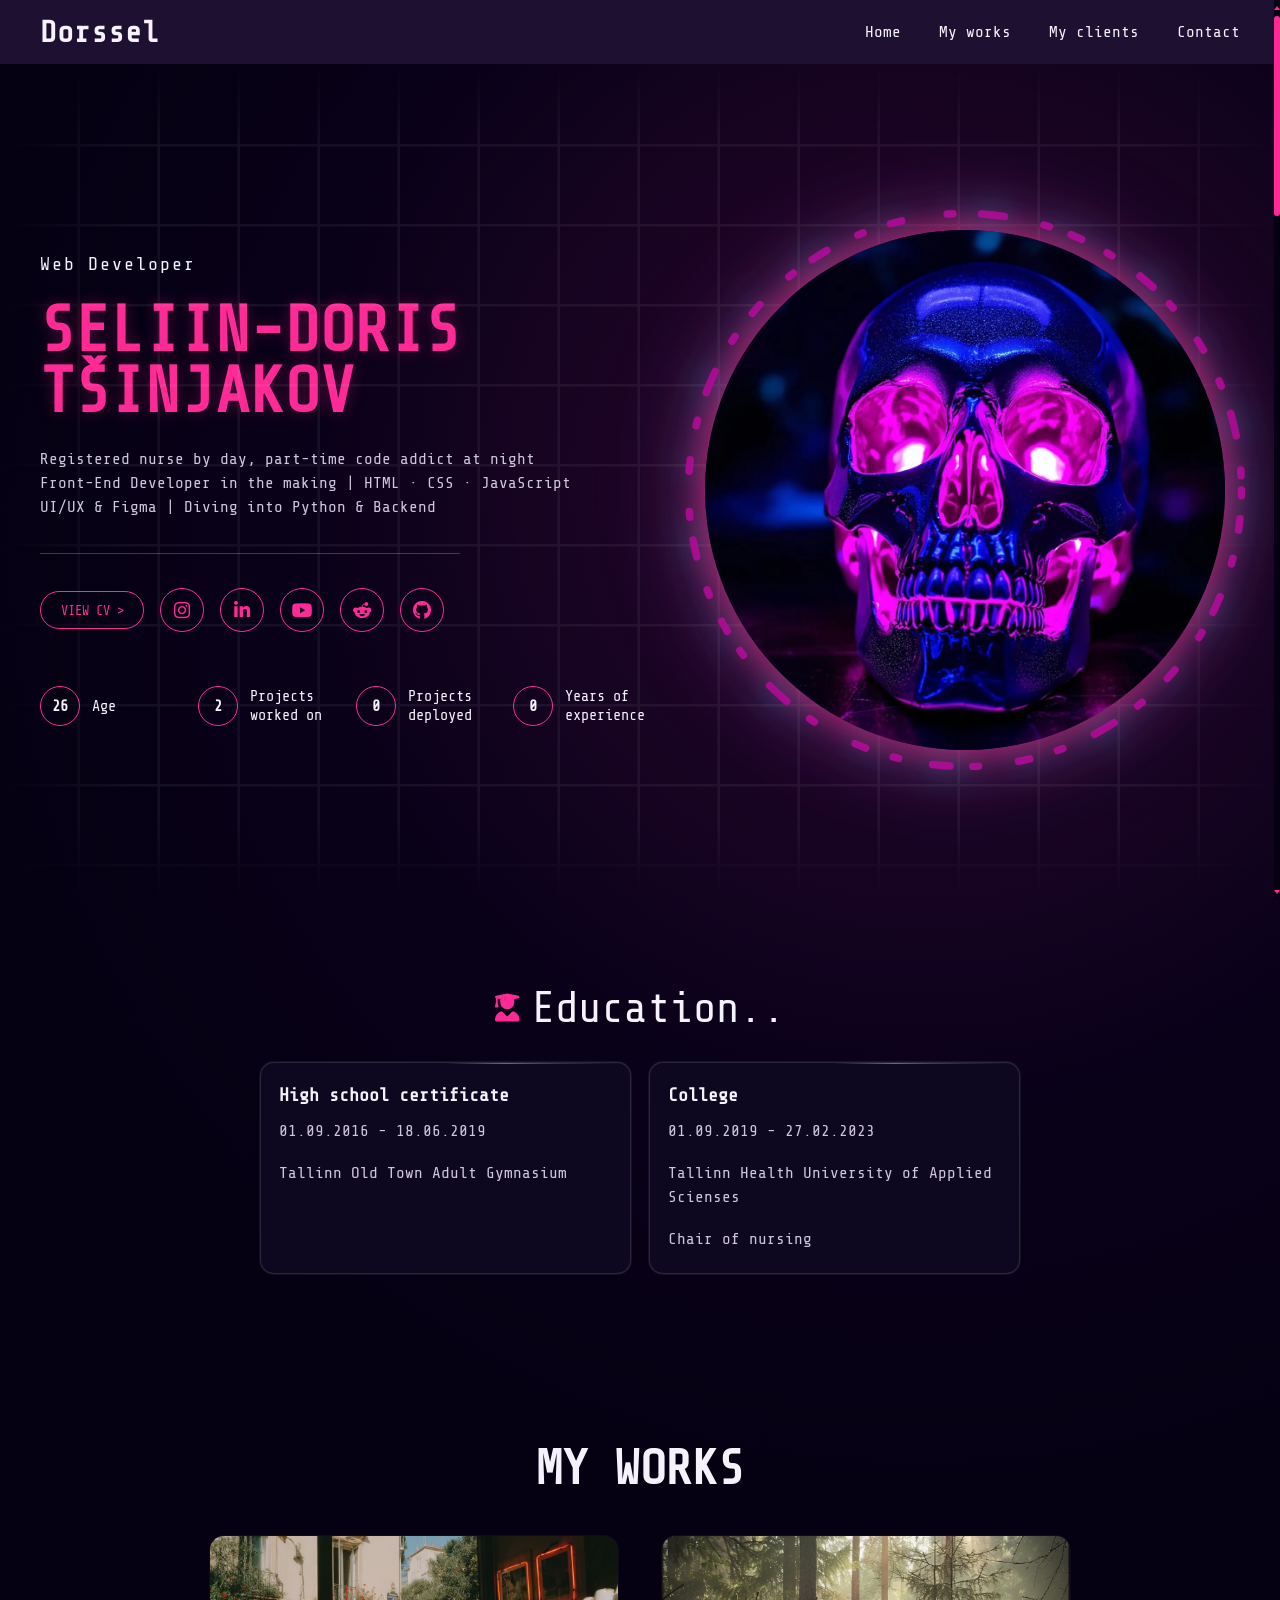
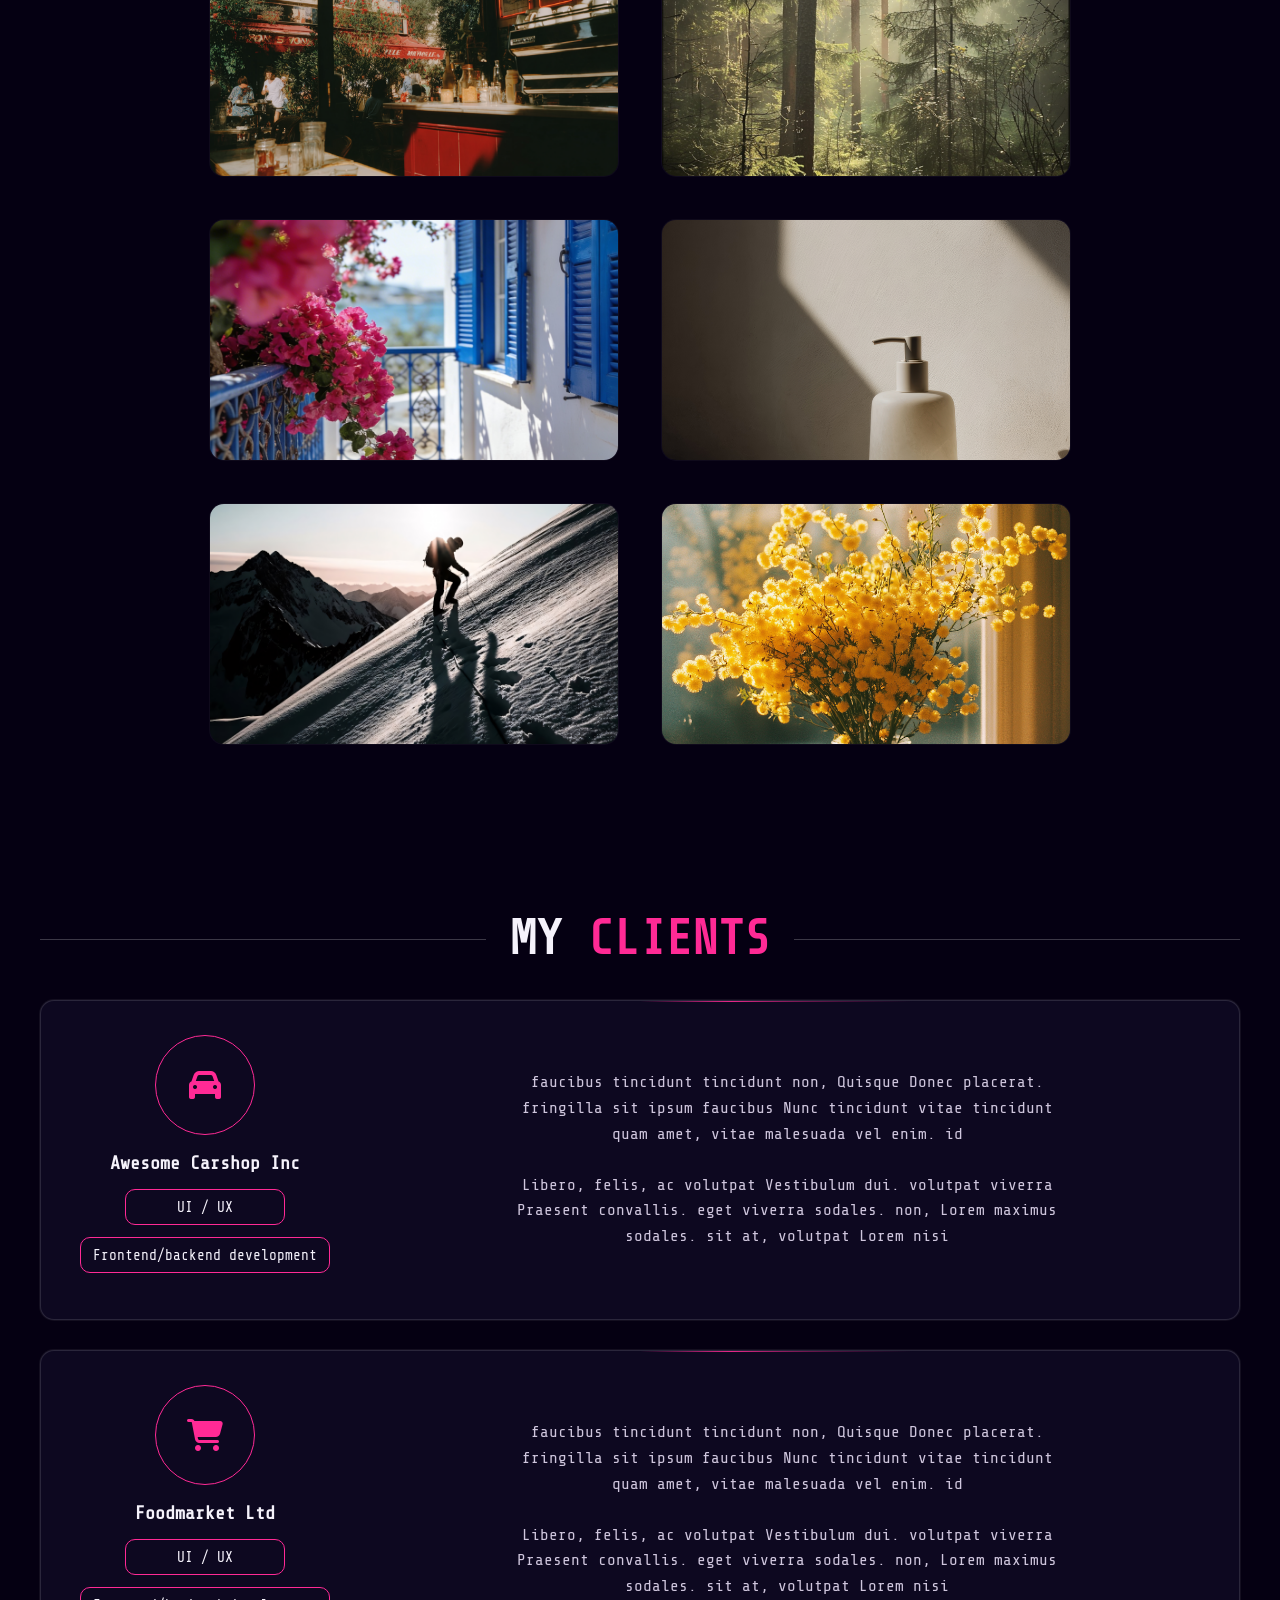
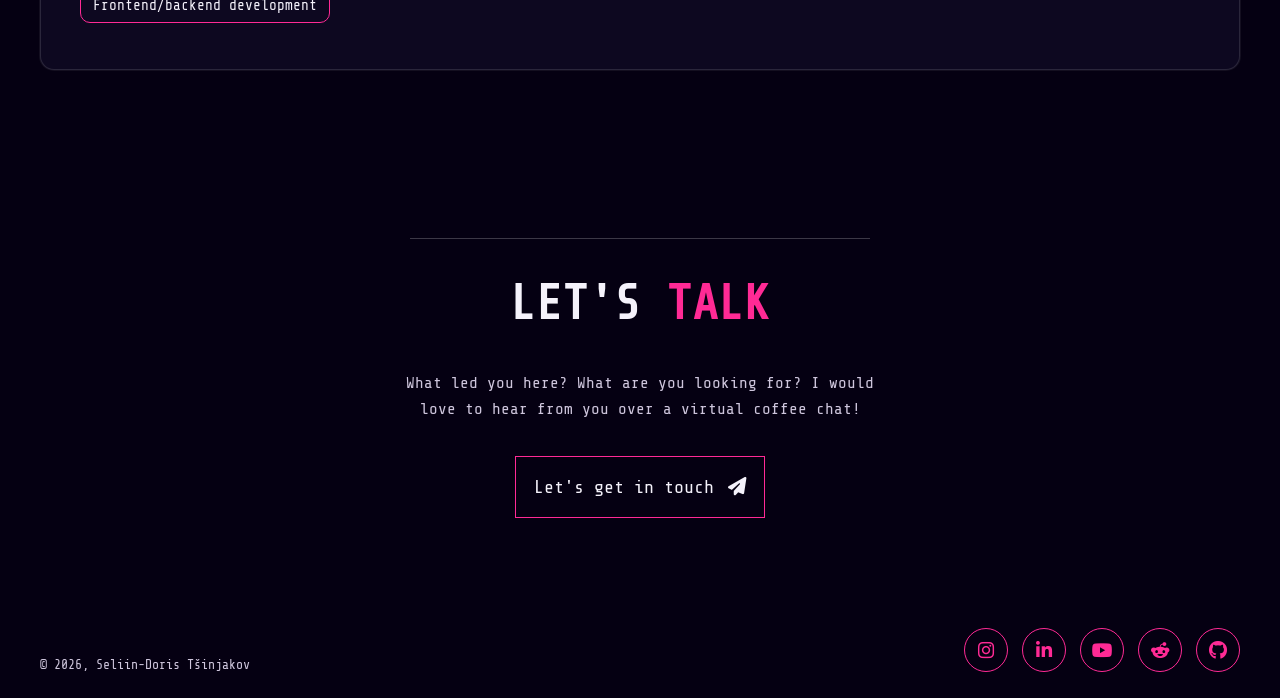
<file: index.html>
<!DOCTYPE html>
<html lang="en">
<head>
  <meta charset="UTF-8" />
  <meta name="viewport" content="width=device-width, initial-scale=1.0" />
  <title>Dorssel Portfolio</title>

  <link rel="preconnect" href="https://fonts.googleapis.com">
  <link rel="preconnect" href="https://fonts.gstatic.com" crossorigin>
  <link href="https://fonts.googleapis.com/css2?family=Share+Tech+Mono&display=swap" rel="stylesheet">
  <link rel="stylesheet" href="https://cdnjs.cloudflare.com/ajax/libs/font-awesome/6.4.0/css/all.min.css">
  <link rel="stylesheet" href="css/style.css">
    <link rel="stylesheet" href="css/style.css">
  <link rel="icon" href="favicon.ico" type="image/x-icon">
</head>

<div class="custom-scrollbar" id="customScrollbar">
  <button class="custom-scrollbar-btn" id="scrollUp">
    <svg viewBox="0 0 6 6"><path d="M3 1L6 5H0Z"/></svg>
  </button>
  <div class="custom-scrollbar-track" id="scrollTrack">
    <div class="custom-scrollbar-thumb" id="scrollThumb"></div>
  </div>
  <button class="custom-scrollbar-btn" id="scrollDown">
    <svg viewBox="0 0 6 6"><path d="M3 5L0 1H6Z"/></svg>
  </button>
</div>

<body>
  <header class="navbar">
  <div class="container navbar-inner">
    <a href="#home" class="logo">Dorssel</a>

    <ul class="nav-links">
      <li><a href="#home">Home</a></li>
      <li><a href="#works">My works</a></li>
      <li><a href="#clients">My clients</a></li>
      <li><a href="contact.html">Contact</a></li>
    </ul>

    <button class="hamburger" id="hamburger" aria-label="Menu">
  <span></span>
  <span></span>
  <span></span>
  <span></span>
</button>
  </div>
</header>

<div class="mobile-menu" id="mobileMenu">
  <button class="mobile-menu-close" id="mobileMenuClose">
    <i class="fa-solid fa-xmark"></i>
  </button>
  <ul class="mobile-nav-links">
    <li><a href="#home">Home</a></li>
    <li><a href="#works">My works</a></li>
    <li><a href="#clients">My clients</a></li>
    <li><a href="contact.html">Contact</a></li>
  </ul>
</div>

<div class="mobile-overlay" id="mobileOverlay"></div>

  <main>
    <section class="container hero" id="home">
      <div class="hero-left">
        <p class="eyebrow">Web Developer</p>
        <h1>SELIIN-DORIS<br>TŠINJAKOV</h1>

        <p class="description">
          Registered nurse by day, part-time code addict at night<br>
          Front-End Developer in the making | HTML · CSS · JavaScript<br>
          UI/UX & Figma | Diving into Python & Backend
        </p>

        <div class="divider"></div>

        <div class="social-row">
  <a href="cv.pdf" target="_blank" class="cv-btn">VIEW CV ></a>

  <div class="social-icons">
    <a href="https://www.instagram.com/sdoriiis/" class="social-icon" target="_blank" rel="noopener noreferrer" aria-label="Instagram">
      <i class="fa-brands fa-instagram"></i>
    </a>
    <a href="https://www.linkedin.com/in/seliin-doris-t%C5%A1injakov-66376237a/" class="social-icon" target="_blank" rel="noopener noreferrer" aria-label="LinkedIn">
      <i class="fa-brands fa-linkedin-in"></i>
    </a>
    <a href="https://www.youtube.com/@Dor_Sel" class="social-icon" target="_blank" rel="noopener noreferrer" aria-label="YouTube">
      <i class="fa-brands fa-youtube"></i>
    </a>
    <a href="https://www.reddit.com/user/Interesting_Rate_161/" class="social-icon" target="_blank" rel="noopener noreferrer" aria-label="Reddit">
      <i class="fa-brands fa-reddit-alien"></i>
    </a>
    <a href="https://github.com/Seliin-Doris" class="social-icon" target="_blank" rel="noopener noreferrer" aria-label="GitHub">
      <i class="fa-brands fa-github"></i>
    </a>
  </div>
</div>

        <div class="stats">
          <div class="stat">
            <div class="stat-icon">26</div>
            <div class="stat-text">Age</div>
          </div>

          <div class="stat">
            <div class="stat-icon">2</div>
            <div class="stat-text">Projects<br>worked on</div>
          </div>

          <div class="stat">
            <div class="stat-icon">0</div>
            <div class="stat-text">Projects<br>deployed</div>
          </div>

          <div class="stat">
            <div class="stat-icon">0</div>
            <div class="stat-text">Years of<br>experience</div>
          </div>
        </div>
      </div>

      <div class="hero-right">
        <div class="image-wrap">
          <svg class="orbit-svg orbit-svg-1" viewBox="0 0 100 100" aria-hidden="true">
            <circle class="orbit-stroke orbit-stroke-1" cx="50" cy="50" r="48"></circle>
          </svg>

          <svg class="orbit-svg orbit-svg-2" viewBox="0 0 100 100" aria-hidden="true">
            <circle class="orbit-stroke orbit-stroke-2" cx="50" cy="50" r="43"></circle>
          </svg>

          <img class="profile-image" src="5.webp" alt="Profile image">
        </div>
      </div>
    </section>

    <section class="section" id="education">
      <div class="container">
        <div class="education-title">
          <i class="fa-solid fa-user-graduate"></i>
          <span>Education</span>
        </div>

        <div class="education-grid">
          <article class="education-card">
            <h3>High school certificate</h3>
            <p>01.09.2016 - 18.06.2019</p>
            <br>
            <p>Tallinn Old Town Adult Gymnasium</p>
          </article>

          <article class="education-card">
            <h3>College</h3>
            <p>01.09.2019 - 27.02.2023</p>
            <br>
            <p>Tallinn Health University of Applied Scienses</p>
            <br>
            <p>Chair of nursing</p>
          </article>
        </div>
      </div>
    </section>

    <section class="section" id="works">
      <div class="container">
        <h2 class="section-title">MY WORKS</h2>

        <div class="works-carousel" id="worksCarousel">
  <div class="works-stack" id="worksStack">
    <div class="work-card" style="--i:0"><img src="work1.png" alt="Work 1"></div>
<div class="work-card" style="--i:1"><img src="work2.png" alt="Work 2"></div>
<div class="work-card" style="--i:2"><img src="work3.png" alt="Work 3"></div>
<div class="work-card" style="--i:3"><img src="work4.png" alt="Work 4"></div>
<div class="work-card" style="--i:4"><img src="work5.png" alt="Work 5"></div>
<div class="work-card" style="--i:5"><img src="work6.png" alt="Work 6"></div>
  </div>
</div>
    </section>

    <section class="section" id="clients">
      <div class="container">
        <div class="lined-heading">
          <h2>MY <span class="pink">CLIENTS</span></h2>
        </div>

        <div class="clients-list">
          <article class="client-card">
            <div class="client-left">
              <div class="client-icon"><i class="fa-solid fa-car"></i></div>
              <h3 class="client-name">Awesome Carshop Inc</h3>
              <div class="pill">UI / UX</div>
              <div class="pill">Frontend/backend development</div>
            </div>

            <div class="client-text">
              <p>
                faucibus tincidunt tincidunt non, Quisque Donec placerat. fringilla sit ipsum faucibus
                Nunc tincidunt vitae tincidunt quam amet, vitae malesuada vel enim. id
              </p>
              <br>
              <p>
                Libero, felis, ac volutpat Vestibulum dui. volutpat viverra Praesent convallis.
                eget viverra sodales. non, Lorem maximus sodales. sit at, volutpat Lorem nisi
              </p>
            </div>
          </article>

          <article class="client-card">
            <div class="client-left">
              <div class="client-icon"><i class="fa-solid fa-cart-shopping"></i></div>
              <h3 class="client-name">Foodmarket Ltd</h3>
              <div class="pill">UI / UX</div>
              <div class="pill">Frontend/backend development</div>
            </div>

            <div class="client-text">
              <p>
                faucibus tincidunt tincidunt non, Quisque Donec placerat. fringilla sit ipsum faucibus
                Nunc tincidunt vitae tincidunt quam amet, vitae malesuada vel enim. id
              </p>
              <br>
              <p>
                Libero, felis, ac volutpat Vestibulum dui. volutpat viverra Praesent convallis.
                eget viverra sodales. non, Lorem maximus sodales. sit at, volutpat Lorem nisi
              </p>
            </div>
          </article>
        </div>
      </div>
    </section>

    <section class="section" id="contact-preview">
      <div class="container talk-wrap">
        <div class="talk-line"></div>
        <h2 class="section-title"><span class="glow-text">LET'S <span class="pink">TALK</span></span></h2>
        <p>
          What led you here? What are you looking for? I would love to hear from you over a virtual coffee chat!
        </p>

        <a href="contact.html" class="contact-btn">
          <span>Let's get in touch</span>
          <i class="fa-solid fa-paper-plane"></i>
        </a>
      </div>
    </section>
  </main>

  <footer class="footer">
  <div class="container footer-inner">
    <p class="copyright">© 2026, Seliin-Doris Tšinjakov</p>

    <div class="footer-right">
      <p class="find-me">Find me on</p>
      <div class="footer-socials">
        <a href="https://www.instagram.com/sdoriiis/" class="social-icon" target="_blank" rel="noopener noreferrer" aria-label="Instagram">
          <i class="fa-brands fa-instagram"></i>
        </a>

        <a href="https://www.linkedin.com/in/seliin-doris-t%C5%A1injakov-66376237a/" class="social-icon" target="_blank" rel="noopener noreferrer" aria-label="LinkedIn">
          <i class="fa-brands fa-linkedin-in"></i>
        </a>

        <a href="https://www.youtube.com/@Dor_Sel" class="social-icon" target="_blank" rel="noopener noreferrer" aria-label="YouTube">
          <i class="fa-brands fa-youtube"></i>
        </a>

        <a href="https://www.reddit.com/user/Interesting_Rate_161/" class="social-icon" target="_blank" rel="noopener noreferrer" aria-label="Reddit">
          <i class="fa-brands fa-reddit-alien"></i>
        </a>

        <a href="https://github.com/Seliin-Doris" class="social-icon" target="_blank" rel="noopener noreferrer" aria-label="GitHub">
          <i class="fa-brands fa-github"></i>
        </a>
      </div>
    </div>
  </div>
</footer>

  <script src="js/app.js"></script>
</body>
</html>
</file>
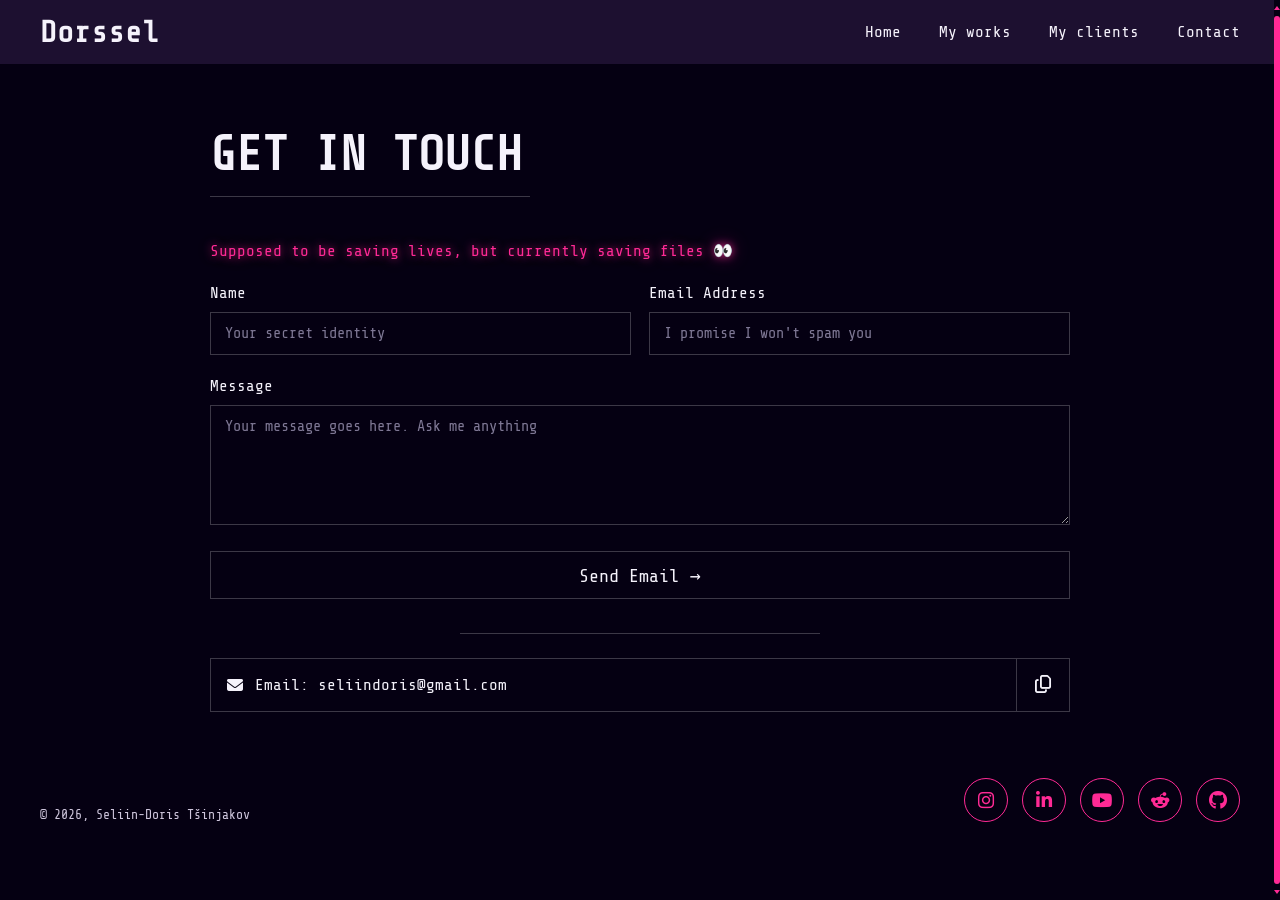
<file: contact.html>
<!DOCTYPE html>
<html lang="en">
<head>
  <meta charset="UTF-8" />
  <meta name="viewport" content="width=device-width, initial-scale=1.0" />
  <title>Contact | Dorssel</title>

  <link rel="preconnect" href="https://fonts.googleapis.com">
  <link rel="preconnect" href="https://fonts.gstatic.com" crossorigin>
  <link href="https://fonts.googleapis.com/css2?family=Share+Tech+Mono&display=swap" rel="stylesheet">
  <link rel="stylesheet" href="https://cdnjs.cloudflare.com/ajax/libs/font-awesome/6.4.0/css/all.min.css">
  <link rel="stylesheet" href="css/style.css">
  <link rel="icon" href="favicon.ico" type="image/x-icon">
</head>

<div class="custom-scrollbar" id="customScrollbar">
  <button class="custom-scrollbar-btn" id="scrollUp">
    <svg viewBox="0 0 6 6"><path d="M3 1L6 5H0Z"/></svg>
  </button>
  <div class="custom-scrollbar-track" id="scrollTrack">
    <div class="custom-scrollbar-thumb" id="scrollThumb"></div>
  </div>
  <button class="custom-scrollbar-btn" id="scrollDown">
    <svg viewBox="0 0 6 6"><path d="M3 5L0 1H6Z"/></svg>
  </button>
</div>

<body class="contact">
  <header class="navbar">
  <div class="container navbar-inner">
    <a href="index.html#home" class="logo">Dorssel</a>

    <ul class="nav-links">
      <li><a href="index.html#home">Home</a></li>
      <li><a href="index.html#works">My works</a></li>
      <li><a href="index.html#clients">My clients</a></li>
      <li><a href="contact.html">Contact</a></li>
    </ul>

    <button class="hamburger" id="hamburger" aria-label="Menu">
  <span></span>
  <span></span>
  <span></span>
  <span></span>
</button>
  </div>
</header>

<div class="mobile-menu" id="mobileMenu">
  <button class="mobile-menu-close" id="mobileMenuClose">
    <i class="fa-solid fa-xmark"></i>
  </button>
  <ul class="mobile-nav-links">
    <li><a href="index.html#home">Home</a></li>
    <li><a href="index.html#works">My works</a></li>
    <li><a href="index.html#clients">My clients</a></li>
    <li><a href="contact.html">Contact</a></li>
  </ul>
</div>

<div class="mobile-overlay" id="mobileOverlay"></div>

  <main class="contact-page">
    <div class="container contact-wrap">
      <h2 class="contact-heading">GET IN TOUCH</h2>
<div class="form-line"></div>
<p class="contact-tagline">Supposed to be saving lives, but currently saving files 👀</p>

      <form class="contact-form">
        <div class="form-row">
          <div class="field">
            <label for="name">Name</label>
            <input id="name" type="text" placeholder="Your secret identity">
          </div>

          <div class="field">
            <label for="email">Email Address</label>
            <input id="email" type="email" placeholder="I promise I won't spam you">
          </div>
        </div>

        <div class="field">
          <label for="message">Message</label>
          <textarea id="message" placeholder="Your message goes here. Ask me anything"></textarea>
        </div>

        <button type="submit" class="submit-btn">Send Email →</button>
      </form>

      <div class="email-divider"></div>

      <div class="email-row">
        <div class="email-box">
          <i class="fa-solid fa-envelope" style="margin-right: 12px;"></i>
          Email: seliindoris@gmail.com
        </div>
        <button class="copy-btn" id="copyEmailBtn" type="button">
          <i class="fa-regular fa-copy"></i>
        </button>
      </div>
    </div>
  </main>

  <footer class="footer">
    <div class="container footer-inner">
      <p class="copyright">© 2026, Seliin-Doris Tšinjakov</p>

      <div class="footer-socials">
        <a href="https://www.instagram.com/sdoriiis/" class="social-icon" target="_blank" rel="noopener noreferrer" aria-label="Instagram">
          <i class="fa-brands fa-instagram"></i>
        </a>

        <a href="https://www.linkedin.com/in/seliin-doris-t%C5%A1injakov-66376237a/" class="social-icon" target="_blank" rel="noopener noreferrer" aria-label="LinkedIn">
          <i class="fa-brands fa-linkedin-in"></i>
        </a>

        <a href="https://www.youtube.com/@Dor_Sel" class="social-icon" target="_blank" rel="noopener noreferrer" aria-label="YouTube">
          <i class="fa-brands fa-youtube"></i>
        </a>

        <a href="https://www.reddit.com/user/Interesting_Rate_161/" class="social-icon" target="_blank" rel="noopener noreferrer" aria-label="Reddit">
          <i class="fa-brands fa-reddit-alien"></i>
        </a>

        <a href="https://github.com/Seliin-Doris" class="social-icon" target="_blank" rel="noopener noreferrer" aria-label="GitHub">
          <i class="fa-brands fa-github"></i>
        </a>
      </div>
    </div>
  </footer>

  <script src="js/app.js"></script>
</body>
</html>
</file>
<file: css/style.css>
* {
  margin: 0;
  padding: 0;
  box-sizing: border-box;
  scroll-behavior: smooth;
}

:root {
  --bg: #050012;
  --bg-top: #201032;
  --text: #f5f2fb;
  --muted: #cfc6dd;
  --line: rgba(255, 255, 255, 0.22);
  --pink: #ff2a95;
  --pink-soft: rgba(255, 42, 149, 0.32);
  --pink-glow: rgba(255, 42, 149, 0.75);
  --card: rgba(255, 255, 255, 0.02);
}

html, body {
  overflow-x: hidden;
}

body {
  font-family: "Share Tech Mono", monospace;
  color: var(--text);
  background:
    radial-gradient(circle at 72% 12%, rgba(255, 42, 149, 0.12), transparent 18%),
    radial-gradient(circle at 72% 14%, rgba(101, 28, 177, 0.10), transparent 28%),
    linear-gradient(180deg, #1d1030 0 64px, #050012 64px 100%);
  min-height: 100vh;
}

a {
  text-decoration: none;
  color: inherit;
}

img {
  display: block;
  max-width: 100%;
}

.container {
  width: min(1200px, calc(100% - 48px));
  margin: 0 auto;
}

.navbar {
  position: sticky;
  top: 0;
  z-index: 1000;
  height: 64px;
  border-bottom: none;
  background: linear-gradient(180deg, #1d1030 0%, #1d1030 100%);
}

.navbar-inner {
  height: 100%;
  display: flex;
  align-items: center;
  justify-content: space-between;
}

.logo {
  font-size: 1.9rem;
  font-weight: 700;
  letter-spacing: 1px;
}

.nav-links {
  display: flex;
  list-style: none;
  gap: 38px;
  font-size: 1rem;
}

.nav-links a:hover,
.logo:hover {
  color: var(--pink);
  text-shadow: 0 0 10px var(--pink-glow);
}

.hero {
  min-height: calc(100vh - 64px);
  display: grid;
  grid-template-columns: 1.05fr 0.95fr;
  align-items: center;
  gap: 40px;
  padding: 56px 0 40px;
  position: relative;
}


.hero::before {
  content: "";
  position: absolute;
  top: 0;
  bottom: 0;
  left: 50%;
  transform: translateX(-50%);
  width: 100vw;
  background-image: url("data:image/svg+xml,%3csvg xmlns='http://www.w3.org/2000/svg' viewBox='0 0 32 32' width='80' height='80' fill='none' stroke='rgb(255 255 255 / 0.06)'%3e%3cpath d='M0 .5H31.5V32'/%3e%3c/svg%3e");
  mask-image: 
  linear-gradient(to right, transparent 0%, black 10%, black 90%, transparent 100%),
  linear-gradient(to bottom, transparent 0%, black 10%, black 90%, transparent 100%);
mask-composite: intersect;
  pointer-events: none;
  z-index: 0;
}

.eyebrow {
  font-size: 1.15rem;
  letter-spacing: 2px;
  margin-bottom: 26px;
}

h1 {
  font-size: clamp(3rem, 5vw, 4.6rem);
  line-height: 0.95;
  color: var(--pink);
  text-transform: uppercase;
  margin-bottom: 26px;
  text-shadow: 0 0 16px rgba(255, 42, 149, 0.3);
}

.description {
  max-width: 560px;
  color: var(--muted);
  line-height: 1.5;
  font-size: 1rem;
  margin-bottom: 34px;
}

.divider {
  width: min(420px, 100%);
  height: 1px;
  background: var(--line);
  margin-bottom: 34px;
}

.social-row {
  display: flex;
  align-items: center;
  gap: 16px;
  flex-wrap: wrap;
  margin-bottom: 54px;
}

.social-icons {
  display: flex;
  gap: 16px;
  flex-wrap: wrap;
  justify-content: center;
}

.cv-btn,
.social-icon,
.stat-icon,
.pill,
.contact-btn,
.submit-btn,
.copy-btn {
  transition: 0.2s ease;
}

.cv-btn {
  min-width: 104px;
  height: 38px;
  padding: 0 15px;
  border-radius: 999px;
  border: 1px solid var(--pink);
  color: var(--pink);
  display: inline-flex;
  align-items: center;
  justify-content: center;
  font-size: 0.85rem;
}

.social-icon {
  width: 44px;
  height: 44px;
  border-radius: 50%;
  border: 1px solid var(--pink);
  display: inline-flex;
  align-items: center;
  justify-content: center;
  color: var(--pink);
  font-size: 1.15rem;
}

.cv-btn:hover,
.social-icon:hover,
.stat-icon:hover,
.pill:hover,
.contact-btn:hover,
.submit-btn:hover,
.copy-btn:hover {
  transform: translateY(-2px);
  box-shadow: 0 0 18px var(--pink-soft);
  text-shadow: 0 0 8px var(--pink-glow);
}

.stats {
  display: grid;
  grid-template-columns: repeat(4, minmax(120px, 1fr));
  gap: 22px;
  max-width: 760px;
}

.stat {
  display: flex;
  align-items: center;
  gap: 12px;
}

.stat-icon {
  width: 40px;
  height: 40px;
  flex-shrink: 0;
  border: 1px solid var(--pink);
  border-radius: 50%;
  display: grid;
  place-items: center;
  font-weight: 700;
  font-size: 0.95rem;
}

.stat-text {
  line-height: 1.25;
  font-size: 0.95rem;
}

.hero-right {
  display: flex;
  justify-content: center;
  align-items: center;
}

.image-wrap {
  width: min(520px, 88vw);
  aspect-ratio: 1 / 1;
  border-radius: 50%;
  position: relative;
  display: flex;
  align-items: center;
  justify-content: center;
  box-shadow:
    0 0 32px rgba(255, 42, 149, 0.55),
    0 0 68px rgba(255, 42, 149, 0.3),
    0 0 120px rgba(255, 42, 149, 0.18);
}

.image-wrap::before {
  content: "";
  position: absolute;
  inset: -24px;
  border-radius: 50%;
  background: radial-gradient(circle, rgba(255,42,149,0.42) 0%, rgba(255,42,149,0.12) 42%, transparent 70%);
  filter: blur(24px);
  z-index: 0;
}

.profile-image {
  width: 100%;
  height: 100%;
  object-fit: cover;
  border-radius: 50%;
  position: relative;
  z-index: 2;
}

.orbit-svg {
  position: absolute;
  inset: -28px;
  width: calc(100% + 56px);
  height: calc(100% + 56px);
  overflow: visible;
  pointer-events: none;
}

/* outer ring spins slower, inner faster so it gives that layered depth look */
.orbit-svg-1 {
  z-index: 1;
  animation: orbitSpin 34s linear infinite;
}

.orbit-svg-2 {
  z-index: 1;
  animation: orbitSpinReverse 24s linear infinite;
}

.orbit-stroke {
  fill: none;
  stroke-linecap: round;
}

.orbit-stroke-1 {
  stroke: #af0d9a;
  stroke-width: 1.3;
  stroke-dasharray: 1 4 2 5 1 6 3 4 1 7 2 6 1 5 4 6 1 5 2 7 1 4 3 6 1 5 2 8 1 5 4 7;
  filter: drop-shadow(0 0 3px #00eaff) drop-shadow(0 0 7px rgba(0,234,255,0.6));
  opacity: 0.9;
}

.orbit-stroke-2 {
  stroke: #ff4db8;
  stroke-width: 1.1;
  stroke-dasharray: 1 3 2 4 1 5 3 3 1 6 2 5 1 4 3 5 1 6 2 4 1 5 4 4 1 6 2 5 1 4 3 6;
  filter: drop-shadow(0 0 3px #ff4db8) drop-shadow(0 0 7px rgba(255,77,184,0.5));
  opacity: 0.85;
}

@keyframes orbitSpin {
  from { transform: rotate(0deg); }
  to { transform: rotate(360deg); }
}

@keyframes orbitSpinReverse {
  from { transform: rotate(360deg); }
  to { transform: rotate(0deg); }
}

.section {
  padding: 84px 0;
}

.section-title {
  text-align: center;
  font-size: clamp(2rem, 4vw, 3rem);
  text-transform: uppercase;
  margin-bottom: 40px;
}

.education-title {
  display: flex;
  align-items: center;
  justify-content: center;
  gap: 12px;
  font-size: clamp(2rem, 4vw, 2.7rem);
  margin-bottom: 30px;
}

.education-title i {
  color: var(--pink);
  font-size: 1.75rem;
}

.education-title span {
  color: var(--text);
}

.education-grid {
  max-width: 760px;
  margin: 0 auto;
  display: grid;
  grid-template-columns: repeat(2, minmax(280px, 1fr));
  gap: 18px;
}

.education-card,
.client-card {
  border: 1px solid rgba(255, 255, 255, 0.12);
  border-radius: 14px;
  background: #0d0820;
  position: relative;
  overflow: hidden;
  box-shadow: 0 0 0 1px rgba(255, 255, 255, 0.06);
}

/* needed for the border animation to work smoothly, without this the angle just jumps lol*/
@property --angle {
  syntax: "<angle>";
  initial-value: 0deg;
  inherits: false;
}

@keyframes borderRotate {
  to { --angle: 360deg; }
}

.education-card::after,
.client-card::after {
  content: "";
  pointer-events: none;
  position: absolute;
  inset: -1px;
  border-radius: 14px;
  border: 2px solid transparent;
  background-image: conic-gradient(
    from var(--angle),
    transparent 0deg,
    rgba(255, 42, 149, 0.9) 30deg,
    transparent 60deg
  );
  
  background-origin: border-box;
  -webkit-mask:
    linear-gradient(#fff 0 0) padding-box,
    linear-gradient(#fff 0 0);
  -webkit-mask-composite: destination-out;
  mask-composite: exclude;
  animation: borderRotate 4s linear infinite;
  z-index: 1;
}

.education-card:nth-child(1)::after { animation-delay: 0s; }
.education-card:nth-child(2)::after { animation-delay: -2s; }
.client-card:nth-child(1)::after { animation-delay: -1s; }
.client-card:nth-child(2)::after { animation-delay: -3s; }

.education-card *,
.client-card * {
  position: relative;
  z-index: 2;
}

.education-card {
  padding: 22px 18px;
}

.education-card h3 {
  margin-bottom: 14px;
  font-size: 1.15rem;
}

.education-card p {
  color: var(--muted);
  line-height: 1.5;
}

.works-carousel {
  max-width: 860px;
  margin: 0 auto;
}

.works-stack {
  position: relative;
  height: 300px;
  cursor: pointer;
}

.work-card {
  border-radius: 14px;
  overflow: hidden;
  background: #0f0820;
  box-shadow: 0 0 0 1px rgba(255,255,255,0.04);
  transition: transform 0.4s ease, opacity 0.4s ease;
}

.work-card img {
  width: 100%;
  height: 100%;
  object-fit: cover;
}

.lined-heading {
  display: flex;
  align-items: center;
  gap: 24px;
  margin-bottom: 34px;
}

.lined-heading::before,
.lined-heading::after {
  content: "";
  flex: 1;
  height: 1px;
  background: var(--line);
}

.lined-heading h2 {
  font-size: clamp(2rem, 4vw, 3rem);
  text-transform: uppercase;
  white-space: nowrap;
}

.pink {
  color: var(--pink);
}

.clients-list {
  display: flex;
  flex-direction: column;
  gap: 30px;
}

.client-card {
  padding: 34px;
  display: grid;
  grid-template-columns: 260px 1fr;
  gap: 34px;
}

.client-left {
  display: flex;
  flex-direction: column;
  align-items: center;
  text-align: center;
  justify-content: center;
}

.client-icon {
  width: 100px;
  height: 100px;
  border-radius: 50%;
  border: 1px solid var(--pink);
  display: grid;
  place-items: center;
  color: var(--pink);
  font-size: 2rem;
  margin-bottom: 18px;
}

.client-name {
  font-size: 1.15rem;
  margin-bottom: 16px;
}

.pill {
  min-width: 160px;
  min-height: 36px;
  padding: 8px 12px;
  border: 1px solid var(--pink);
  border-radius: 10px;
  display: grid;
  place-items: center;
  margin-bottom: 12px;
  text-align: center;
  font-size: 0.9rem;
}

.client-text {
  display: flex;
  flex-direction: column;
  justify-content: center;
  text-align: center;
  color: var(--muted);
  line-height: 1.6;
  max-width: 560px;
  margin: 0 auto;
}

.talk-wrap {
  max-width: 470px;
  margin: 0 auto;
  text-align: center;
}

.talk-line {
  width: min(460px, 100%);
  height: 1px;
  background: var(--line);
  margin: 0 auto 38px;
}

.talk-wrap p {
  color: var(--muted);
  line-height: 1.6;
  margin-bottom: 34px;
}

.contact-btn {
  min-width: 244px;
  min-height: 62px;
  padding: 0 18px;
  border: 1px solid var(--pink);
  display: inline-flex;
  align-items: center;
  justify-content: center;
  gap: 14px;
  font-family: inherit;
  font-size: 1.15rem;
}

.contact-page {
  padding: 64px 0 40px;
}

.contact-wrap {
  max-width: 860px;
  margin: 0 auto;
}

.contact-heading {
  font-size: clamp(2rem, 4vw, 3rem);
  text-transform: uppercase;
  margin-bottom: 14px;
}

.form-line {
  width: min(320px, 100%);
  height: 1px;
  background: var(--line);
  margin-bottom: 44px;
}

.contact-form {
  display: flex;
  flex-direction: column;
  gap: 22px;
}

.form-row {
  display: grid;
  grid-template-columns: repeat(2, 1fr);
  gap: 18px;
}

.field label {
  display: block;
  margin-bottom: 10px;
  font-size: 1rem;
}

.field input,
.field textarea {
  width: 100%;
  background: transparent;
  border: 1px solid var(--line);
  color: var(--text);
  font-family: inherit;
  font-size: 0.95rem;
  padding: 12px 14px;
  outline: none;
}

.field input::placeholder,
.field textarea::placeholder {
  color: #7f7895;
}

.field textarea {
  min-height: 120px;
  resize: vertical;
}

.submit-btn {
  width: 100%;
  min-height: 48px;
  border: 1px solid var(--line);
  background: transparent;
  color: var(--text);
  font-family: inherit;
  font-size: 1.15rem;
  cursor: pointer;
}

.email-divider {
  width: min(360px, 100%);
  height: 1px;
  background: var(--line);
  margin: 34px auto 24px;
}

.email-row {
  display: grid;
  grid-template-columns: 1fr 54px;
  gap: 0;
}

.email-box,
.copy-btn {
  min-height: 54px;
  border: 1px solid var(--line);
  background: transparent;
  color: var(--text);
  font-family: inherit;
}

.email-box {
  display: flex;
  align-items: center;
  padding: 0 16px;
  font-size: 1rem;
  border-right: none;
}

.copy-btn {
  display: grid;
  place-items: center;
  cursor: pointer;
  font-size: 1.15rem;
}

.footer {
  padding: 26px 0;
}

.footer-inner {
  display: flex;
  justify-content: space-between;
  align-items: flex-end;
  gap: 20px;
  flex-wrap: wrap;
}

.footer-right {
  display: flex;
  flex-direction: column;
  align-items: flex-end;
  gap: 10px;
}

.find-me {
  display: none;
}

.copyright {
  font-size: 0.82rem;
  color: var(--muted);
}

.footer-socials {
  display: flex;
  gap: 14px;
  flex-wrap: wrap;
}

/* × symbols that fades out behind the cursor, small/large variants for trail effect */
.sparkle {
  position: fixed;
  font-family: "Share Tech Mono", monospace;
  color: var(--pink);
  pointer-events: none;
  z-index: 9999;
  transform: translate(-50%, -50%);
  animation: sparkleFade 0.7s ease-out forwards;
  line-height: 1;
  text-shadow: 0 0 6px var(--pink), 0 0 12px var(--pink-glow);
}

.sparkle.small { font-size: 10px; }
.sparkle { font-size: 14px; }
.sparkle.large { font-size: 18px; }

@keyframes sparkleFade {
  0% {
    opacity: 1;
    transform: translate(-50%, -50%) scale(1);
  }
  100% {
    opacity: 0;
    transform: translate(-50%, -50%) scale(1.6) translateY(-8px);
  }
}

.hamburger {
  display: none;
  background: transparent;
  border: none;
  cursor: pointer;
  padding: 4px;
  flex-direction: column;
  gap: 5px;
  align-items: flex-end;
}

.hamburger span {
  display: block;
  height: 2px;
  background: var(--pink);
  border-radius: 2px;
  transition: 0.2s ease;
}

.hamburger span:nth-child(1) { width: 28px; }
.hamburger span:nth-child(2) { width: 20px; }
.hamburger span:nth-child(3) { width: 24px; }
.hamburger span:nth-child(4) { width: 16px; }

.mobile-menu {
  position: fixed;
  top: 0;
  right: -100%;
  width: 70%;
  max-width: 320px;
  height: 100vh;
  background: #0d0820;
  z-index: 2000;
  display: flex;
  flex-direction: column;
  padding: 80px 40px 40px;
  transition: right 0.35s ease;
  border-left: 1px solid var(--line);
}

.mobile-menu.open { right: 0; }

.mobile-menu-close {
  position: absolute;
  top: 20px;
  right: 20px;
  background: transparent;
  border: none;
  color: var(--text);
  font-size: 1.5rem;
  cursor: pointer;
}

.mobile-nav-links {
  list-style: none;
  display: flex;
  flex-direction: column;
  gap: 32px;
}

.mobile-nav-links a {
  font-size: 1.3rem;
  letter-spacing: 2px;
  text-transform: uppercase;
}

.mobile-nav-links a:hover {
  color: var(--pink);
  text-shadow: 0 0 10px var(--pink-glow);
}

.mobile-overlay {
  position: fixed;
  inset: 0;
  background: rgba(0, 0, 0, 0.6);
  z-index: 1999;
  opacity: 0;
  pointer-events: none;
  transition: opacity 0.35s ease;
}

.mobile-overlay.open {
  opacity: 1;
  pointer-events: all;
}

/* hide the default scrollbar on desktop so the custom pink one shows instead */
@media (min-width: 761px) {
  ::-webkit-scrollbar { width: 0; }
}

.custom-scrollbar {
  position: fixed;
  right: 0;
  top: 0;
  width: 6px;
  height: 100vh;
  background: #050012;
  z-index: 9998;
  display: flex;
  flex-direction: column;
}

.custom-scrollbar-track {
  flex: 1;
  position: relative;
  margin: 0;
}

.custom-scrollbar-thumb {
  position: absolute;
  width: 100%;
  background: var(--pink);
  border-radius: 999px;
  min-height: 30px;
  cursor: pointer;
}

.custom-scrollbar-btn {
  width: 6px;
  height: 16px;
  background: #050012;
  border: none;
  cursor: pointer;
  display: flex;
  align-items: center;
  justify-content: center;
  padding: 0;
  flex-shrink: 0;
}

.custom-scrollbar-btn svg {
  width: 6px;
  height: 6px;
  fill: var(--pink);
}

@media (max-width: 1100px) {
  .hero {
    grid-template-columns: 1fr;
    text-align: center;
    padding-top: 40px;
  }

  .hero-right { order: -1; }

  .description,
  .divider {
    margin-left: auto;
    margin-right: auto;
  }

  .social-row { justify-content: center; }

  .stats {
    grid-template-columns: repeat(2, minmax(180px, 1fr));
    margin: 0 auto;
  }

  .client-card { grid-template-columns: 1fr; }
}

@media (max-width: 760px) {
  .hamburger { display: flex; }
  .nav-links { display: none; }

  .stats {
    grid-template-columns: repeat(2, 1fr);
    justify-content: center;
    margin: 0 auto;
  }

  .stat { justify-content: center; }
  .image-wrap { width: min(260px, 70vw); }
  .education-grid { grid-template-columns: 1fr; }

  .lined-heading { gap: 12px; }

  .lined-heading h2 {
    white-space: normal;
    text-align: center;
  }

  .footer-inner {
    flex-direction: column;
    align-items: center;
  }

  .copyright { order: 2; }

  .footer-right {
    order: 1;
    align-items: center;
    width: 100%;
  }

  .footer-socials { justify-content: center; }

  .find-me {
    display: block;
    text-align: center;
    margin-bottom: 12px;
    font-size: 0.95rem;
    color: var(--muted);
  }

  .form-row { grid-template-columns: 1fr; }
  .works-stack { height: 260px; }

  .work-card {
    position: absolute;
    top: 0;
    left: 0;
    width: 85%;
    height: 240px;
    transition: transform 0.4s ease, opacity 0.4s ease;
  }

  .work-card[data-pos="0"] { transform: translateX(0%) scale(1); z-index: 3; opacity: 1; }
  .work-card[data-pos="1"] { transform: translateX(10%) scale(0.95); z-index: 2; opacity: 0.7; }
  .work-card[data-pos="2"] { transform: translateX(18%) scale(0.9); z-index: 1; opacity: 0.4; }

  .work-card[data-pos="3"],
  .work-card[data-pos="4"],
  .work-card[data-pos="5"] {
    transform: translateX(0%) scale(0.85);
    z-index: 0;
    opacity: 0;
  }

  html, body {
    scrollbar-width: none;
    -ms-overflow-style: none;
  }

  html::-webkit-scrollbar,
  body::-webkit-scrollbar {
    display: none;
    width: 0;
  }

  .custom-scrollbar {
    opacity: 0;
    transition: opacity 0.3s ease;
  }

  .social-row {
    flex-direction: column;
    align-items: center;
    gap: 16px;
  }

  .social-icon { width: 34px; height: 34px; font-size: 0.9rem; }

  .cv-btn {
    width: auto;
    height: 36px;
    font-size: 0.8rem;
    padding: 0 10px;
  }

  .client-card { padding: 20px 16px; }
  .clients-list { padding: 0 16px; }
}

@media (min-width: 761px) {
  .works-stack {
    display: grid;
    grid-template-columns: repeat(2, minmax(280px, 1fr));
    gap: 44px;
    height: auto;
    position: static;
    cursor: default;
  }

  .work-card {
    position: static;
    width: 100%;
    height: 240px;
    opacity: 1 !important;
    transform: none !important;
  }

  .work-card:hover {
    transform: translateY(-4px) !important;
    box-shadow: 0 0 24px rgba(255, 42, 149, 0.14);
  }
}

@media (max-width: 520px) {
  .container { width: min(100% - 24px, 1200px); }
  .stats { grid-template-columns: repeat(2, 1fr); }
  .logo { font-size: 1.6rem; }
  .hero { padding-top: 28px; }
}

body.contact { background: #050012; }

html { scroll-padding-top: 64px; }

.glow-text {
  animation: glowPulse 2s ease-in-out infinite;
}

@keyframes glowPulse {
  0%, 100% { text-shadow: 0 0 8px var(--pink-glow); }
  50% { text-shadow: 0 0 20px var(--pink-glow), 0 0 40px var(--pink-soft); }
}

.contact-tagline {
  color: var(--pink);
  text-shadow: 0 0 8px var(--pink-glow), 0 0 20px var(--pink-soft);
  font-size: 1rem;
  margin-bottom: 24px;
}
</file>
